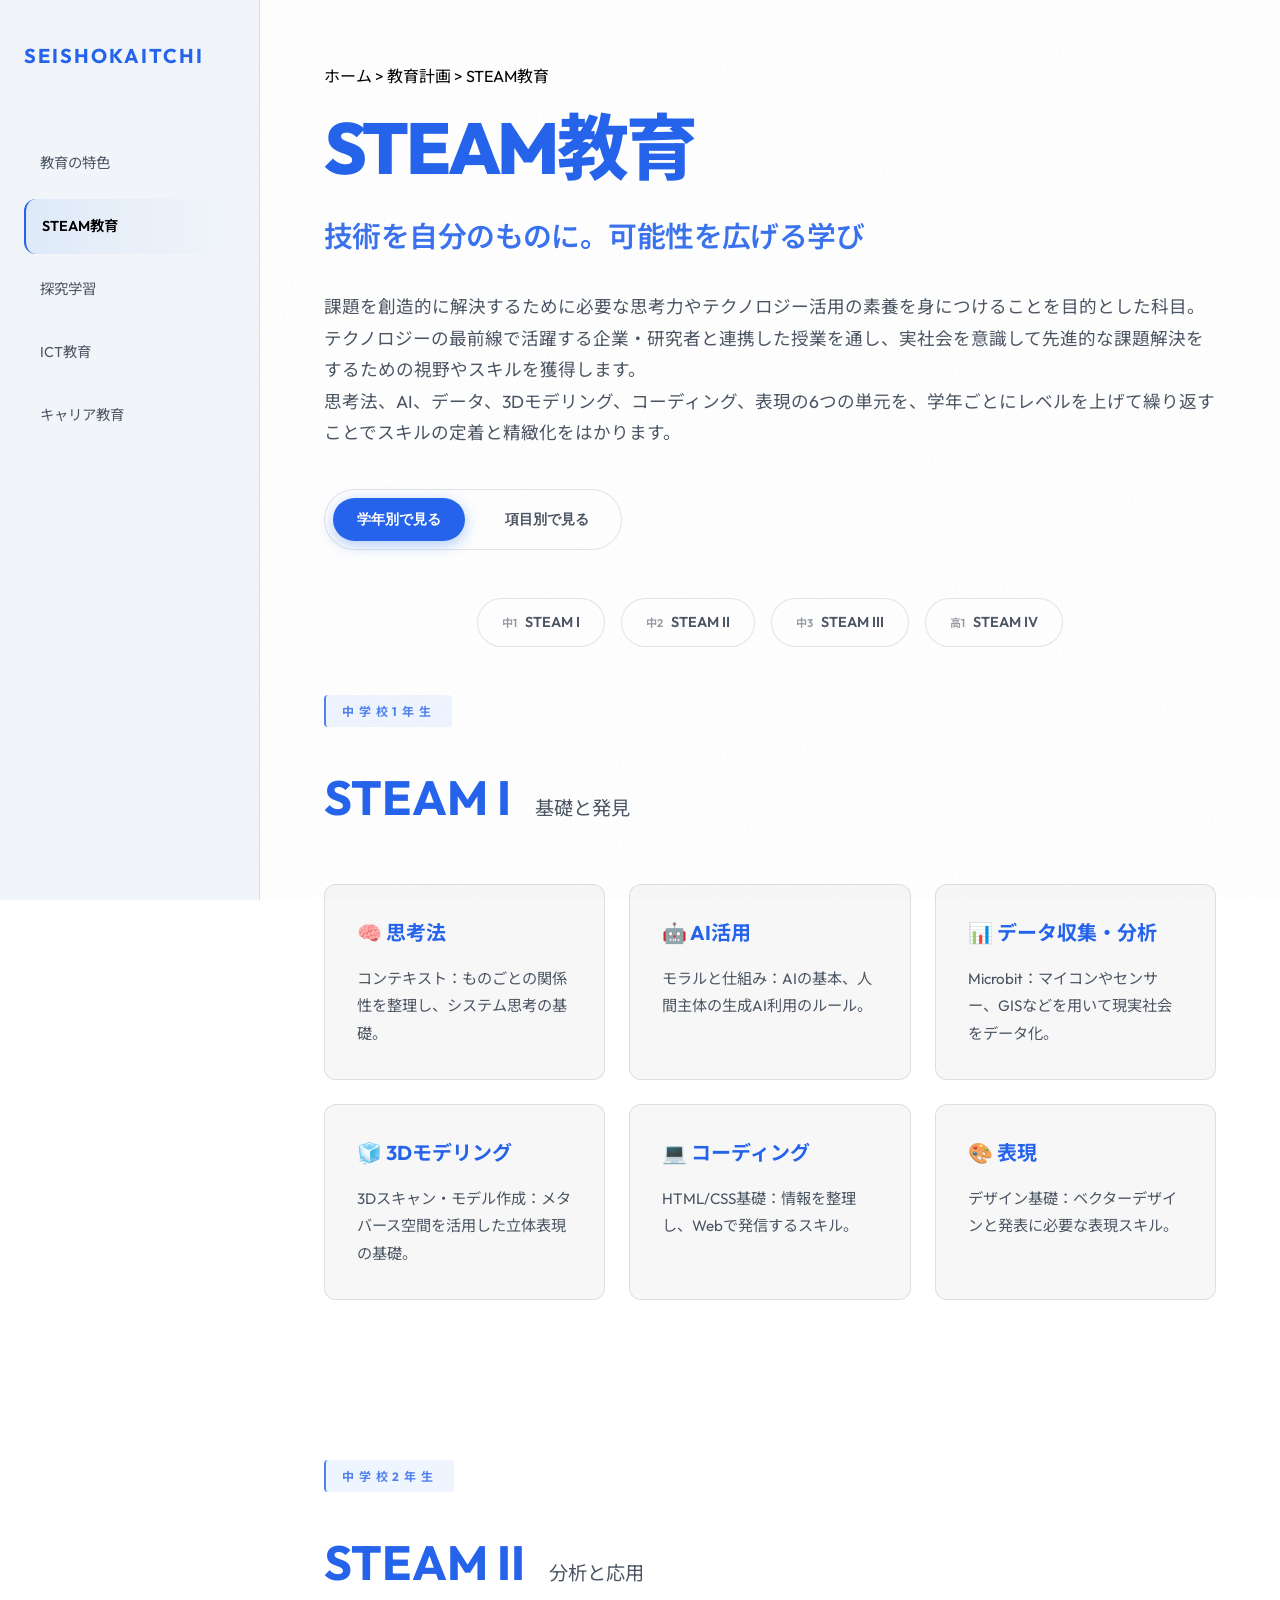
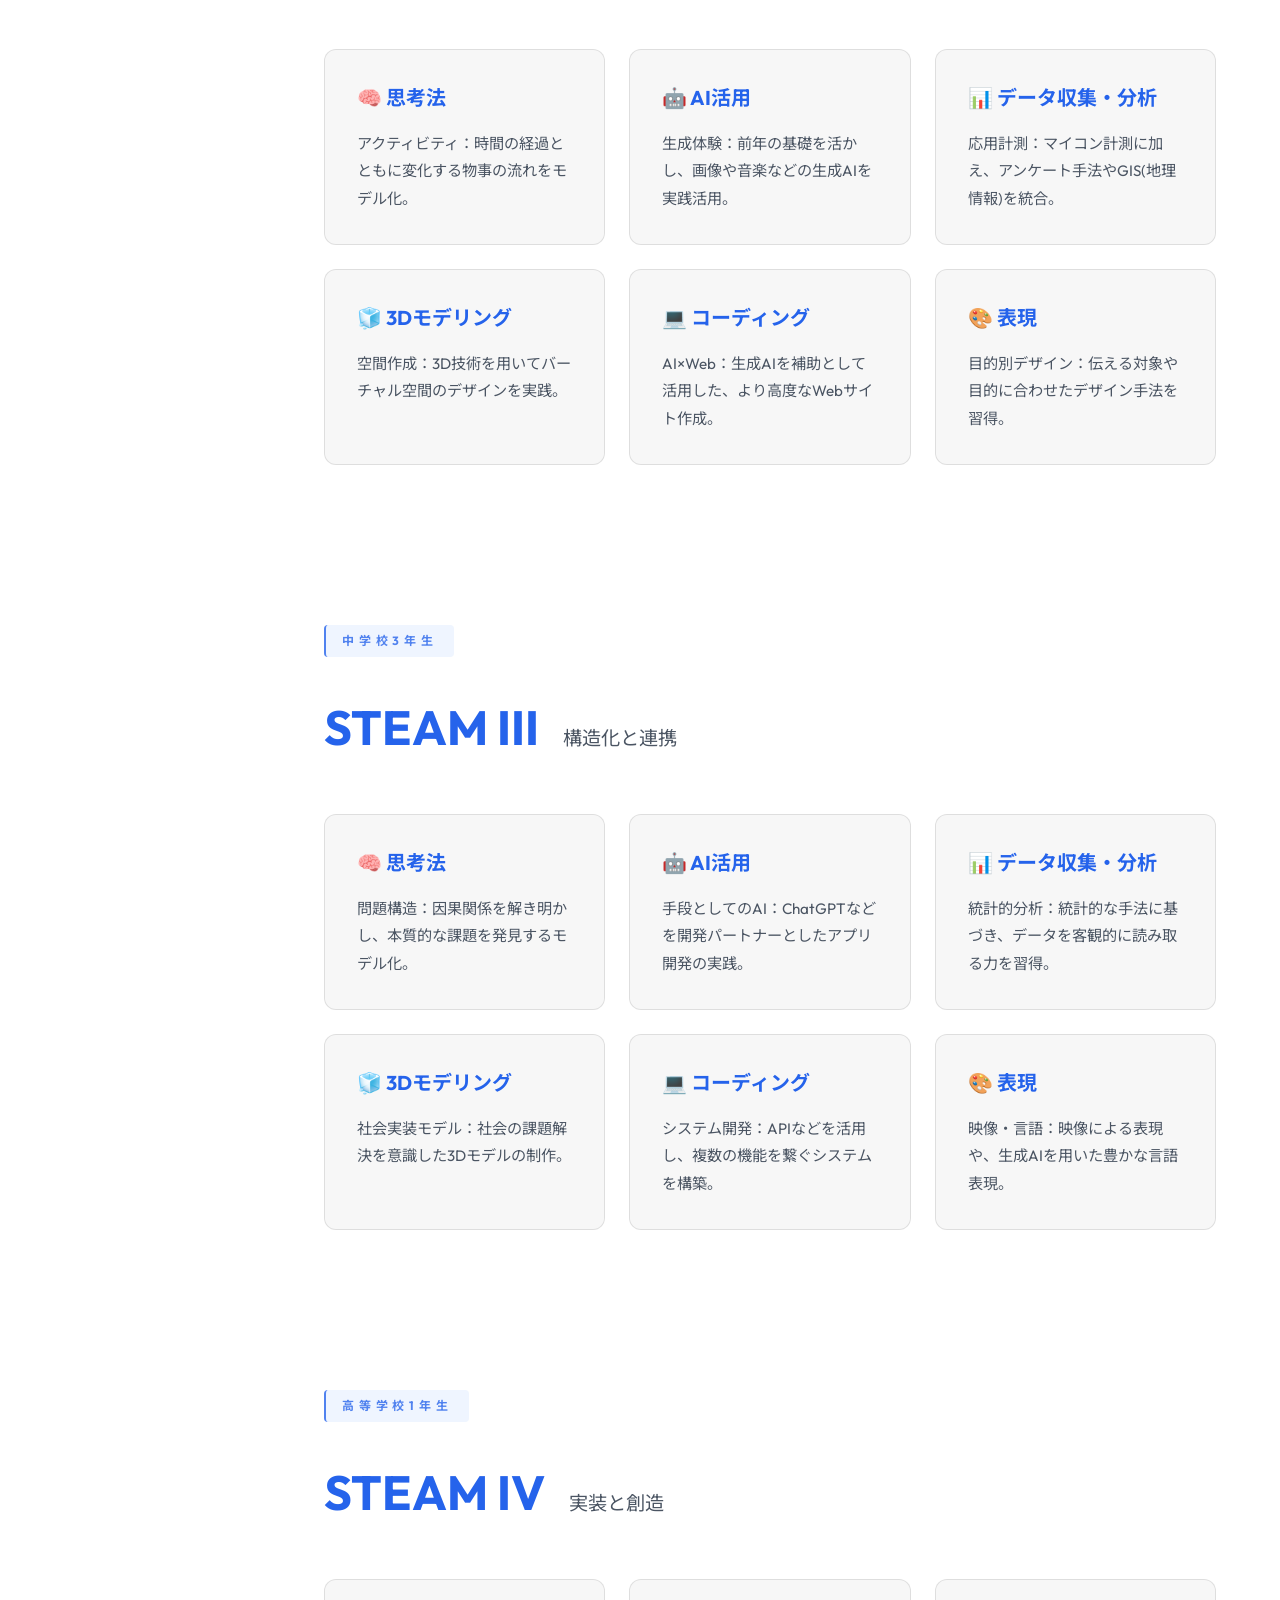
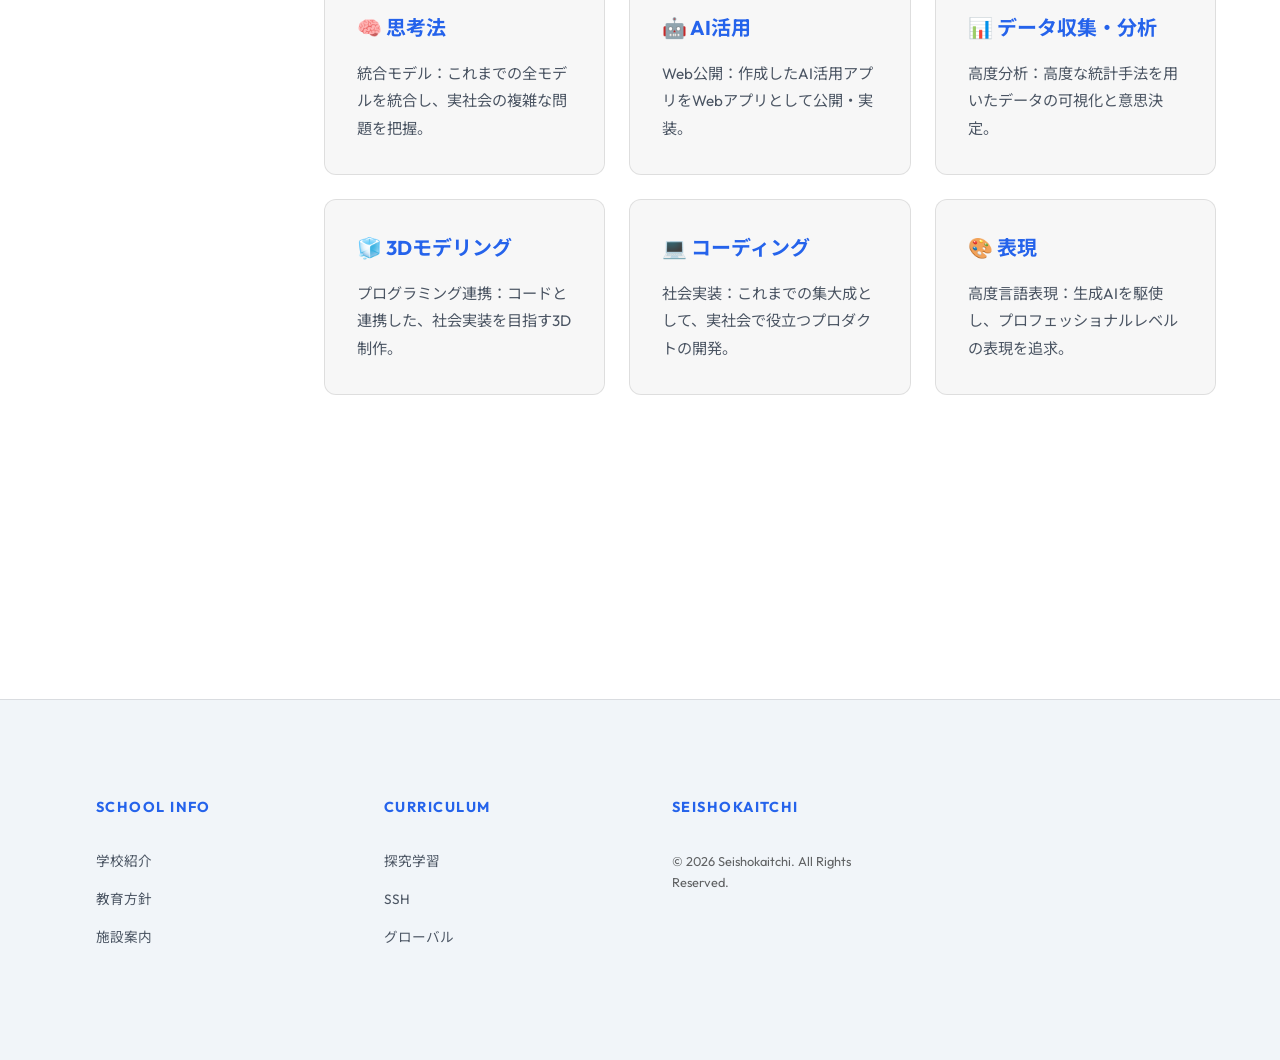
<file: index.html>
<!DOCTYPE html>
<html lang="ja">

<head>
    <meta charset="UTF-8">
    <meta name="viewport" content="width=device-width, initial-scale=1.0">
    <title>STEAM教育 | 青翔開智中学校・高等学校</title>
    <link rel="stylesheet" href="styles.css">
    <link rel="preconnect" href="https://fonts.googleapis.com">
    <link rel="preconnect" href="https://fonts.gstatic.com" crossorigin>
    <link
        href="https://fonts.googleapis.com/css2?family=Outfit:wght@300;400;600;700&family=Noto+Sans+JP:wght@300;400;700&display=swap"
        rel="stylesheet">
</head>

<body>
    <div class="bg-wrapper"></div>

    <div class="app-container">
        <!-- Sidebar Navigation -->
        <aside class="sidebar">
            <div class="sidebar-logo">SEISHOKAITCHI</div>
            <nav>
                <ul class="sidebar-nav">
                    <li class="sidebar-nav-item">教育の特色</li>
                    <li class="sidebar-nav-item active">STEAM教育</li>
                    <li class="sidebar-nav-item">探究学習</li>
                    <li class="sidebar-nav-item">ICT教育</li>
                    <li class="sidebar-nav-item">キャリア教育</li>
                </ul>
            </nav>
        </aside>

        <!-- Main Content Area -->
        <main class="main-content">
            <header class="hero">
                <nav class="breadcrumb">ホーム > 教育計画 > STEAM教育</nav>
                <h1 class="page-title">STEAM教育</h1>
                <p class="hero-subtitle">技術を自分のものに。可能性を広げる学び</p>
                <p class="hero-description">
                    課題を創造的に解決するために必要な思考力やテクノロジー活用の素養を身につけることを目的とした科目。<br>
                    テクノロジーの最前線で活躍する企業・研究者と連携した授業を通し、実社会を意識して先進的な課題解決をするための視野やスキルを獲得します。<br>
                    思考法、AI、データ、3Dモデリング、コーディング、表現の6つの単元を、学年ごとにレベルを上げて繰り返すことでスキルの定着と精緻化をはかります。
                </p>

                <!-- View Switcher -->
                <div class="view-switcher">
                    <button class="switcher-btn active" data-view="grade">学年別で見る</button>
                    <button class="switcher-btn" data-view="category">項目別で見る</button>
                </div>
            </header>

            <!-- Grade View (Linear Sections) -->
            <div id="grade-view" class="view-content active">
                <nav class="grade-nav">
                    <a href="#steam-1" class="grade-nav-item"><span>中1</span>STEAM I</a>
                    <a href="#steam-2" class="grade-nav-item"><span>中2</span>STEAM II</a>
                    <a href="#steam-3" class="grade-nav-item"><span>中3</span>STEAM III</a>
                    <a href="#steam-4" class="grade-nav-item"><span>高1</span>STEAM IV</a>
                </nav>

                <section id="steam-1" class="steam-section">
                    <div class="section-badge">中学校1年生</div>
                    <h2 class="section-title">STEAM I<span>基礎と発見</span></h2>
                    <div class="section-grid">
                        <div class="steam-card">
                            <h3>🧠 思考法</h3>
                            <p>コンテキスト：ものごとの関係性を整理し、システム思考の基礎。</p>
                        </div>
                        <div class="steam-card">
                            <h3>🤖 AI活用</h3>
                            <p>モラルと仕組み：AIの基本、人間主体の生成AI利用のルール。</p>
                        </div>
                        <div class="steam-card">
                            <h3>📊 データ収集・分析</h3>
                            <p>Microbit：マイコンやセンサー、GISなどを用いて現実社会をデータ化。</p>
                        </div>
                        <div class="steam-card">
                            <h3>🧊 3Dモデリング</h3>
                            <p>3Dスキャン・モデル作成：メタバース空間を活用した立体表現の基礎。</p>
                        </div>
                        <div class="steam-card">
                            <h3>💻 コーディング</h3>
                            <p>HTML/CSS基礎：情報を整理し、Webで発信するスキル。</p>
                        </div>
                        <div class="steam-card">
                            <h3>🎨 表現</h3>
                            <p>デザイン基礎：ベクターデザインと発表に必要な表現スキル。</p>
                        </div>
                    </div>
                </section>

                <section id="steam-2" class="steam-section">
                    <div class="section-badge">中学校2年生</div>
                    <h2 class="section-title">STEAM II<span>分析と応用</span></h2>
                    <div class="section-grid">
                        <div class="steam-card">
                            <h3>🧠 思考法</h3>
                            <p>アクティビティ：時間の経過とともに変化する物事の流れをモデル化。</p>
                        </div>
                        <div class="steam-card">
                            <h3>🤖 AI活用</h3>
                            <p>生成体験：前年の基礎を活かし、画像や音楽などの生成AIを実践活用。</p>
                        </div>
                        <div class="steam-card">
                            <h3>📊 データ収集・分析</h3>
                            <p>応用計測：マイコン計測に加え、アンケート手法やGIS(地理情報)を統合。</p>
                        </div>
                        <div class="steam-card">
                            <h3>🧊 3Dモデリング</h3>
                            <p>空間作成：3D技術を用いてバーチャル空間のデザインを実践。</p>
                        </div>
                        <div class="steam-card">
                            <h3>💻 コーディング</h3>
                            <p>AI×Web：生成AIを補助として活用した、より高度なWebサイト作成。</p>
                        </div>
                        <div class="steam-card">
                            <h3>🎨 表現</h3>
                            <p>目的別デザイン：伝える対象や目的に合わせたデザイン手法を習得。</p>
                        </div>
                    </div>
                </section>

                <section id="steam-3" class="steam-section">
                    <div class="section-badge">中学校3年生</div>
                    <h2 class="section-title">STEAM III<span>構造化と連携</span></h2>
                    <div class="section-grid">
                        <div class="steam-card">
                            <h3>🧠 思考法</h3>
                            <p>問題構造：因果関係を解き明かし、本質的な課題を発見するモデル化。</p>
                        </div>
                        <div class="steam-card">
                            <h3>🤖 AI活用</h3>
                            <p>手段としてのAI：ChatGPTなどを開発パートナーとしたアプリ開発の実践。</p>
                        </div>
                        <div class="steam-card">
                            <h3>📊 データ収集・分析</h3>
                            <p>統計的分析：統計的な手法に基づき、データを客観的に読み取る力を習得。</p>
                        </div>
                        <div class="steam-card">
                            <h3>🧊 3Dモデリング</h3>
                            <p>社会実装モデル：社会の課題解決を意識した3Dモデルの制作。</p>
                        </div>
                        <div class="steam-card">
                            <h3>💻 コーディング</h3>
                            <p>システム開発：APIなどを活用し、複数の機能を繋ぐシステムを構築。</p>
                        </div>
                        <div class="steam-card">
                            <h3>🎨 表現</h3>
                            <p>映像・言語：映像による表現や、生成AIを用いた豊かな言語表現。</p>
                        </div>
                    </div>
                </section>

                <section id="steam-4" class="steam-section">
                    <div class="section-badge">高等学校1年生</div>
                    <h2 class="section-title">STEAM IV<span>実装と創造</span></h2>
                    <div class="section-grid">
                        <div class="steam-card">
                            <h3>🧠 思考法</h3>
                            <p>統合モデル：これまでの全モデルを統合し、実社会の複雑な問題を把握。</p>
                        </div>
                        <div class="steam-card">
                            <h3>🤖 AI活用</h3>
                            <p>Web公開：作成したAI活用アプリをWebアプリとして公開・実装。</p>
                        </div>
                        <div class="steam-card">
                            <h3>📊 データ収集・分析</h3>
                            <p>高度分析：高度な統計手法を用いたデータの可視化と意思決定。</p>
                        </div>
                        <div class="steam-card">
                            <h3>🧊 3Dモデリング</h3>
                            <p>プログラミング連携：コードと連携した、社会実装を目指す3D制作。</p>
                        </div>
                        <div class="steam-card">
                            <h3>💻 コーディング</h3>
                            <p>社会実装：これまでの集大成として、実社会で役立つプロダクトの開発。</p>
                        </div>
                        <div class="steam-card">
                            <h3>🎨 表現</h3>
                            <p>高度言語表現：生成AIを駆使し、プロフェッショナルレベルの表現を追求。</p>
                        </div>
                    </div>
                </section>
            </div>

            <!-- Category View (Linear Progression per Skill) -->
            <div id="category-view" class="view-content">
                <nav class="grade-nav category-nav">
                    <a href="#cat-thinking" class="grade-nav-item">思考法</a>
                    <a href="#cat-ai" class="grade-nav-item">AI</a>
                    <a href="#cat-data" class="grade-nav-item">データ収集・分析</a>
                    <a href="#cat-modeling" class="grade-nav-item">モデリング</a>
                    <a href="#cat-coding" class="grade-nav-item">コーディング</a>
                    <a href="#cat-expression" class="grade-nav-item">表現</a>
                </nav>

                <section id="cat-thinking" class="steam-section category-section">
                    <div class="section-badge">Thinking Method</div>
                    <h2 class="section-title">思考法<span>システム思考の段階的学習</span></h2>
                    <div class="section-layout">
                        <div class="progression-timeline">
                            <div class="timeline-step">
                                <div class="step-grade">中1</div>
                                <div class="step-body">
                                    <div class="step-content">
                                        <h3>コンテキスト</h3>
                                        <p>ものごとの境界と関係性を定義し、全体像を捉える基礎を学びます。</p>
                                    </div>
                                </div>
                            </div>
                            <div class="timeline-step">
                                <div class="step-grade">中2</div>
                                <div class="step-body">
                                    <div class="step-content">
                                        <h3>アクティビティ</h3>
                                        <p>時間の経過とともに変化するプロセスや情報の流れを可視化します。</p>
                                    </div>
                                </div>
                            </div>
                            <div class="timeline-step">
                                <div class="step-grade">中3</div>
                                <div class="step-body">
                                    <div class="step-content">
                                        <h3>問題構造</h3>
                                        <p>複雑な因果関係を解きほぐし、根本原因を特定する手法を習得します。</p>
                                    </div>
                                </div>
                            </div>
                            <div class="timeline-step highlight">
                                <div class="step-grade">高1</div>
                                <div class="step-body">
                                    <div class="step-content">
                                        <h3>統合モデルの活用</h3>
                                        <p>中1から中3のモデルを統合し、実社会の課題解決に向けた設計を行います。</p>
                                    </div>
                                </div>
                            </div>
                        </div>
                        <div class="section-sticky-image">
                            <div class="feature-image-placeholder" data-topic="thinking"></div>
                        </div>
                    </div>
                </section>

                <section id="cat-ai" class="steam-section category-section">
                    <div class="section-badge">AI</div>
                    <h2 class="section-title">AI活用<span>生成AIとの段階的な共創</span></h2>
                    <div class="section-layout">
                        <div class="progression-timeline">
                            <div class="timeline-step">
                                <div class="step-grade">中1</div>
                                <div class="step-body">
                                    <div class="step-content">
                                        <h3>モラルと仕組み</h3>
                                        <p>AIの基礎原理を学び、人間語主体の生成AI利用のルールを理解します。</p>
                                    </div>
                                </div>
                            </div>
                            <div class="timeline-step">
                                <div class="step-grade">中2</div>
                                <div class="step-body">
                                    <div class="step-content">
                                        <h3>生成体験（画像・音楽）</h3>
                                        <p>様々な生成AIを用い、画像や音楽、テキストなどを実際に作成します。</p>
                                    </div>
                                </div>
                            </div>
                            <div class="timeline-step">
                                <div class="step-grade">中3</div>
                                <div class="step-body">
                                    <div class="step-content">
                                        <h3>手段としての生成AI</h3>
                                        <p>開発パートナーとしてAIを活用し、アプリ開発の効率と質を高めます。</p>
                                    </div>
                                </div>
                            </div>
                            <div class="timeline-step highlight">
                                <div class="step-grade">高1</div>
                                <div class="step-body">
                                    <div class="step-content">
                                        <h3>Webアプリ公開</h3>
                                        <p>AIを活用して作成したシステムをWebアプリ形式で社会に公開します。</p>
                                    </div>
                                </div>
                            </div>
                        </div>
                        <div class="section-sticky-image">
                            <div class="feature-image-placeholder" data-topic="ai"></div>
                        </div>
                    </div>
                </section>

                <section id="cat-data" class="steam-section category-section">
                    <div class="section-badge">Data Science</div>
                    <h2 class="section-title">データ収集・分析<span>分析・可視化・判断の習得</span></h2>
                    <div class="section-layout">
                        <div class="progression-timeline">
                            <div class="timeline-step">
                                <div class="step-grade">中1</div>
                                <div class="step-body">
                                    <div class="step-content">
                                        <h3>Microbitとマイコン基礎</h3>
                                        <p>センサーを用いた計測の基礎を学び、現実世界をデジタルデータ化します。</p>
                                    </div>
                                </div>
                            </div>
                            <div class="timeline-step">
                                <div class="step-grade">中2</div>
                                <div class="step-body">
                                    <div class="step-content">
                                        <h3>プログラミングとGIS</h3>
                                        <p>マイコン計測に加え、アンケート手法やGIS（地理情報）を用いた分析を学びます。</p>
                                    </div>
                                </div>
                            </div>
                            <div class="timeline-step">
                                <div class="step-grade">中3</div>
                                <div class="step-body">
                                    <div class="step-content">
                                        <h3>統計的なデータ読解</h3>
                                        <p>統計的手法（代表値や相関など）に基づき、客観的にデータを分析します。</p>
                                    </div>
                                </div>
                            </div>
                            <div class="timeline-step highlight">
                                <div class="step-grade">高1</div>
                                <div class="step-body">
                                    <div class="step-content">
                                        <h3>高度な統計分析と可視化</h3>
                                        <p>より高度な統計手法を用い、多角的なデータビジュアライゼーションを実践します。</p>
                                    </div>
                                </div>
                            </div>
                        </div>
                        <div class="section-sticky-image">
                            <div class="feature-image-placeholder" data-topic="data"></div>
                        </div>
                    </div>
                </section>

                <section id="cat-modeling" class="steam-section category-section">
                    <div class="section-badge">3D Modeling</div>
                    <h2 class="section-title">3Dモデリング<span>空間とプロダクトの高度な表現</span></h2>
                    <div class="section-layout">
                        <div class="progression-timeline">
                            <div class="timeline-step">
                                <div class="step-grade">中1</div>
                                <div class="step-body">
                                    <div class="step-content">
                                        <h3>3Dスキャンとメタバース</h3>
                                        <p>現実の物体をスキャンし、メタバース空間で活用する基礎を習得します。</p>
                                    </div>
                                </div>
                            </div>
                            <div class="timeline-step">
                                <div class="step-grade">中2</div>
                                <div class="step-body">
                                    <div class="step-content">
                                        <h3>3D空間作成</h3>
                                        <p>3Dモデリングソフトを用い、オリジナルの仮想空間をデザインします。</p>
                                    </div>
                                </div>
                            </div>
                            <div class="timeline-step">
                                <div class="step-grade">中3</div>
                                <div class="step-body">
                                    <div class="step-content">
                                        <h3>社会実装モデルの制作</h3>
                                        <p>単なる形作りではなく、社会での実用を意識したプロダクトを設計します。</p>
                                    </div>
                                </div>
                            </div>
                            <div class="timeline-step highlight">
                                <div class="step-grade">高1</div>
                                <div class="step-body">
                                    <div class="step-content">
                                        <h3>プログラミング連携と社会実装</h3>
                                        <p>コードによる制御と3Dモデルを組み合わせ、実社会への導入を目指します。</p>
                                    </div>
                                </div>
                            </div>
                        </div>
                        <div class="section-sticky-image">
                            <div class="feature-image-placeholder" data-topic="modeling"></div>
                        </div>
                    </div>
                </section>

                <section id="cat-coding" class="steam-section category-section">
                    <div class="section-badge">Coding</div>
                    <h2 class="section-title">コーディング<span>身近な課題を解決するアプリ開発</span></h2>
                    <div class="section-layout">
                        <div class="progression-timeline">
                            <div class="timeline-step">
                                <div class="step-grade">中1</div>
                                <div class="step-body">
                                    <div class="step-content">
                                        <h3>HTML/CSS基礎</h3>
                                        <p>Webサイトの基本構造を学び、静的なページ制作のスキルを習得します。</p>
                                    </div>
                                </div>
                            </div>
                            <div class="timeline-step">
                                <div class="step-grade">中2</div>
                                <div class="step-body">
                                    <div class="step-content">
                                        <h3>生成AIを用いたWeb制作</h3>
                                        <p>AIの能力を補助として使い、よりダイナミックで実用的なサイトを作成します。</p>
                                    </div>
                                </div>
                            </div>
                            <div class="timeline-step">
                                <div class="step-grade">中3</div>
                                <div class="step-body">
                                    <div class="step-content">
                                        <h3>APIとシステム構築</h3>
                                        <p>外部APIを活用し、情報を自動で取得・処理する本格的なシステムを学びます。</p>
                                    </div>
                                </div>
                            </div>
                            <div class="timeline-step highlight">
                                <div class="step-grade">高1</div>
                                <div class="step-body">
                                    <div class="step-content">
                                        <h3>集大成としての社会実装</h3>
                                        <p>これまでの全技術を使い、社会の課題を解決するプロダクトを完成させます。</p>
                                    </div>
                                </div>
                            </div>
                        </div>
                        <div class="section-sticky-image">
                            <div class="feature-image-placeholder" data-topic="coding"></div>
                        </div>
                    </div>
                </section>

                <section id="cat-expression" class="steam-section category-section">
                    <div class="section-badge">Creative Expression</div>
                    <h2 class="section-title">表現<span>良さを伝えるデザインスキル</span></h2>
                    <div class="section-layout">
                        <div class="progression-timeline">
                            <div class="timeline-step">
                                <div class="step-grade">中1</div>
                                <div class="step-body">
                                    <div class="step-content">
                                        <h3>ベクターデザインと発表基礎</h3>
                                        <p>イラスト制作の基礎と、人に伝えるための発表スキルの土台を作ります。</p>
                                    </div>
                                </div>
                            </div>
                            <div class="timeline-step">
                                <div class="step-grade">中2</div>
                                <div class="step-body">
                                    <div class="step-content">
                                        <h3>目的別デザイン手法</h3>
                                        <p>「誰に」「何を」伝えるかに合わせ、目的に叶ったデザインを追求します。</p>
                                    </div>
                                </div>
                            </div>
                            <div class="timeline-step">
                                <div class="step-grade">中3</div>
                                <div class="step-body">
                                    <div class="step-content">
                                        <h3>映像とAI言語表現</h3>
                                        <p>映像メディアの活用と、AIを用いた豊かな言語化スキルを磨きます。</p>
                                    </div>
                                </div>
                            </div>
                            <div class="timeline-step highlight">
                                <div class="step-grade">高1</div>
                                <div class="step-body">
                                    <div class="step-content">
                                        <h3>高度な生成AI活用表現</h3>
                                        <p>生成AIを駆使し、プロフェッショナルな品質の成果物と表現を目指します。</p>
                                    </div>
                                </div>
                            </div>
                        </div>
                        <div class="section-sticky-image">
                            <div class="feature-image-placeholder" data-topic="expression"></div>
                        </div>
                    </div>
                </section>
            </div>
        </main>
    </div>

    <footer class="footer">
        <div class="footer-grid">
            <div class="footer-col">
                <h5>School Info</h5>
                <ul class="footer-links">
                    <li>学校紹介</li>
                    <li>教育方針</li>
                    <li>施設案内</li>
                </ul>
            </div>
            <div class="footer-col">
                <h5>Curriculum</h5>
                <ul class="footer-links">
                    <li>探究学習</li>
                    <li>SSH</li>
                    <li>グローバル</li>
                </ul>
            </div>
            <div class="footer-col">
                <h5>SEISHOKAITCHI</h5>
                <p style="font-size: 0.8rem; opacity: 0.6; margin-top: 1rem;">© 2026 Seishokaitchi. All Rights Reserved.
                </p>
            </div>
        </div>
    </footer>

    <script src="main.js"></script>
</body>

</html>
</file>
<file: styles.css>
:root {
    --primary: #f8fafc;
    --accent-1: #2563eb;
    /* Pro Blue */
    --accent-2: #7c3aed;
    --accent-3: #db2777;
    --text-main: #000000;
    --text-muted: #4b5563;
    --glass-bg: rgba(0, 0, 0, 0.03);
    --glass-border: rgba(0, 0, 0, 0.1);
    --sidebar-width: 260px;
    --radius: 12px;
    --shadow: 0 10px 30px -5px rgba(0, 0, 0, 0.1);
    --transition: all 0.4s cubic-bezier(0.16, 1, 0.3, 1);
}

* {
    margin: 0;
    padding: 0;
    box-sizing: border-box;
    -webkit-font-smoothing: antialiased;
}

body {
    font-family: 'Outfit', 'Noto Sans JP', sans-serif;
    background-color: #ffffff;
    color: var(--text-main);
    line-height: 1.6;
    overflow-x: hidden;
}

/* Background Wrapper */
.bg-wrapper {
    position: fixed;
    top: 0;
    left: 0;
    width: 100%;
    height: 100%;
    z-index: -1;
    background: #ffffff;
}

.bg-wrapper::after {
    content: '';
    position: absolute;
    top: 0;
    left: 0;
    width: 100%;
    height: 100%;
    background-image: url("data:image/svg+xml,%3Csvg viewBox='0 0 400 400' xmlns='http://www.w3.org/2000/svg'%3E%3Cfilter id='noiseFilter'%3E%3CfeTurbulence type='fractalNoise' baseFrequency='0.65' numOctaves='3' stitchTiles='stitch'/%3E%3C/filter%3E%3Crect width='100%25' height='100%25' filter='url(%23noiseFilter)'/%3E%3C/svg%3E");
    opacity: 0.05;
    pointer-events: none;
}

/* Layout */
.app-container {
    display: flex;
    min-height: 100vh;
}

/* Sidebar */
.sidebar {
    width: var(--sidebar-width);
    background: #f1f5f9;
    border-right: 1px solid var(--glass-border);
    padding: 2.5rem 1.5rem;
    position: sticky;
    top: 0;
    height: 100vh;
    display: flex;
    flex-direction: column;
}

.sidebar-logo {
    font-size: 1.25rem;
    font-weight: 700;
    letter-spacing: 0.1em;
    color: var(--accent-1);
    margin-bottom: 4rem;
    text-transform: uppercase;
}

.sidebar-nav {
    list-style: none;
}

.sidebar-nav-item {
    padding: 1rem;
    font-size: 0.9rem;
    color: var(--text-muted);
    cursor: pointer;
    transition: var(--transition);
    border-radius: var(--radius);
    margin-bottom: 0.5rem;
}

.sidebar-nav-item:hover {
    color: var(--text-main);
    background: var(--glass-bg);
    transform: translateX(5px);
}

.sidebar-nav-item.active {
    color: var(--text-main);
    background: linear-gradient(90deg, rgba(59, 130, 246, 0.1), transparent);
    border-left: 2px solid var(--accent-1);
    font-weight: 600;
}

/* Main Content Layout */
.main-content {
    flex: 1;
    padding: 4rem;
    max-width: 1200px;
    margin: 0 auto;
}

.page-title {
    font-size: 4.5rem;
    font-weight: 800;
    margin-bottom: 0.5rem;
    color: var(--accent-1);
    letter-spacing: -0.04em;
}

.hero-subtitle {
    font-size: 1.8rem;
    font-weight: 600;
    color: var(--accent-1);
    margin-bottom: 2rem;
    letter-spacing: -0.02em;
    opacity: 0.9;
}

.hero-description {
    max-width: 900px;
    color: var(--text-muted);
    font-size: 1.1rem;
    line-height: 1.8;
}

/* View Switcher */
.view-switcher {
    display: flex;
    gap: 1rem;
    margin-top: 2.5rem;
    background: rgba(255, 255, 255, 0.03);
    padding: 0.5rem;
    border-radius: 100px;
    width: fit-content;
    border: 1px solid var(--glass-border);
}

.switcher-btn {
    background: none;
    border: none;
    color: var(--text-muted);
    padding: 0.75rem 1.5rem;
    font-size: 0.9rem;
    font-weight: 600;
    cursor: pointer;
    border-radius: 100px;
    transition: var(--transition);
}

.switcher-btn:hover {
    color: var(--text-main);
}

.switcher-btn.active {
    background: var(--accent-1);
    color: white;
    box-shadow: 0 4px 15px rgba(59, 130, 246, 0.4);
}

/* View Content Visibility */
.view-content {
    display: none;
    opacity: 0;
    transform: translateY(20px);
    transition: all 0.5s ease;
}

.view-content.active {
    display: block;
    opacity: 1;
    transform: translateY(0);
}

/* Section Layout for Category View */
.section-layout {
    display: flex;
    gap: 4rem;
    align-items: flex-start;
}

.progression-timeline {
    flex: 1;
    position: relative;
    padding-left: 4rem;
    margin: 2rem 0;
}

.progression-timeline::before {
    content: '';
    position: absolute;
    left: 17px;
    top: 5px;
    bottom: 5px;
    width: 2px;
    background: linear-gradient(to bottom, var(--accent-1), rgba(59, 130, 246, 0.1));
}

.section-sticky-image {
    flex: 1;
    position: sticky;
    top: 8rem;
    height: 500px;
    border-radius: var(--radius);
    overflow: hidden;
    background: var(--glass-bg);
    border: 1px solid var(--glass-border);
}

.feature-image-placeholder {
    width: 100%;
    height: 100%;
    background-size: cover;
    background-position: center;
    transition: var(--transition);
    display: flex;
    align-items: center;
    justify-content: center;
    position: relative;
}

.feature-image-placeholder::after {
    content: attr(data-topic);
    text-transform: uppercase;
    letter-spacing: 0.5em;
    font-size: 0.8rem;
    color: var(--text-muted);
    opacity: 0.5;
}

.feature-image-placeholder:hover {
    transform: scale(1.05);
}

.feature-image-placeholder[data-topic="thinking"] {
    background: radial-gradient(circle at top left, var(--accent-1), transparent),
        radial-gradient(circle at bottom right, var(--accent-2), transparent),
        var(--primary);
}

.feature-image-placeholder[data-topic="ai"] {
    background: radial-gradient(circle at top right, var(--accent-2), transparent),
        radial-gradient(circle at bottom left, var(--accent-3), transparent),
        var(--primary);
}

.feature-image-placeholder[data-topic="data"] {
    background: linear-gradient(135deg, #1e293b 0%, #0f172a 100%);
    background-image: radial-gradient(var(--accent-1) 1px, transparent 1px);
    background-size: 20px 20px;
}

.feature-image-placeholder[data-topic="modeling"] {
    background: linear-gradient(45deg, var(--primary) 25%, transparent 25%),
        linear-gradient(-45deg, var(--primary) 25%, transparent 25%),
        linear-gradient(45deg, transparent 75%, var(--accent-1) 75%),
        linear-gradient(-45deg, transparent 75%, var(--accent-1) 75%);
    background-size: 40px 40px;
    background-color: #030712;
    opacity: 0.8;
}

.feature-image-placeholder[data-topic="coding"] {
    background: linear-gradient(to right, rgba(59, 130, 246, 0.2) 1px, transparent 1px),
        linear-gradient(to bottom, rgba(59, 130, 246, 0.2) 1px, transparent 1px);
    background-size: 30px 30px;
    background-color: var(--primary);
}

.feature-image-placeholder[data-topic="expression"] {
    background: conic-gradient(from 180deg at 50% 50%, var(--accent-1), var(--accent-2), var(--accent-3), var(--accent-1));
    filter: blur(40px);
    opacity: 0.5;
}

@media (max-width: 900px) {
    .section-layout {
        flex-direction: column;
    }

    .section-sticky-image {
        position: relative;
        top: 0;
        width: 100%;
        height: 300px;
        order: -1;
        /* Image on top for mobile */
        margin-bottom: 2rem;
    }
}

/* Timeline Step Adjustments */
.timeline-step {
    position: relative;
    margin-bottom: 5rem;
}

.step-grade {
    position: absolute;
    left: -4rem;
    top: 5px;
    width: 36px;
    height: 36px;
    background: var(--primary);
    border: 2px solid var(--accent-1);
    border-radius: 50%;
    display: flex;
    align-items: center;
    justify-content: center;
    font-size: 0.75rem;
    font-weight: 700;
    color: var(--accent-1);
    z-index: 2;
    box-shadow: 0 0 15px rgba(59, 130, 246, 0.3);
}

.step-body {
    display: flex;
    gap: 2.5rem;
    align-items: flex-start;
}

.step-content {
    flex: 1;
    background: var(--glass-bg);
    border: 1px solid var(--glass-border);
    padding: 2rem 2.5rem;
    border-radius: var(--radius);
    transition: var(--transition);
}

.step-content h3 {
    font-size: 1.2rem;
    margin-bottom: 0.5rem;
    color: var(--accent-1);
}

.step-content p {
    font-size: 1rem;
    color: var(--text-muted);
    line-height: 1.7;
}

.step-content:hover {
    background: rgba(255, 255, 255, 0.05);
    border-color: var(--accent-1);
    transform: translateX(10px);
}

/* Navigation Overrides */
.grade-nav {
    display: flex;
    justify-content: center;
    gap: 1rem;
    margin: 3rem 0;
    position: sticky;
    top: 2rem;
    z-index: 100;
}

.category-nav {
    flex-wrap: wrap;
}

.category-nav .grade-nav-item {
    font-size: 0.8rem;
    padding: 0.5rem 1rem;
}

.grade-nav-item {
    background: rgba(255, 255, 255, 0.05);
    backdrop-filter: blur(10px);
    border: 1px solid var(--glass-border);
    padding: 0.75rem 1.5rem;
    border-radius: 100px;
    color: var(--text-muted);
    text-decoration: none;
    font-size: 0.9rem;
    font-weight: 600;
    transition: var(--transition);
}

.grade-nav-item span {
    font-size: 0.7rem;
    margin-right: 0.5rem;
    opacity: 0.6;
}

.grade-nav-item:hover {
    background: var(--glass-bg);
    color: var(--text-main);
    border-color: var(--accent-1);
    transform: translateY(-2px);
}

/* STEAM Sections */
.steam-section {
    position: relative;
    padding-top: 4rem;
    margin-bottom: 10rem;
}

.section-badge {
    position: absolute;
    top: 0;
    left: 0;
    font-size: 0.75rem;
    text-transform: uppercase;
    letter-spacing: 0.4em;
    color: var(--accent-1);
    font-weight: 700;
    opacity: 0.8;
    background: rgba(59, 130, 246, 0.1);
    padding: 0.4rem 1rem;
    border-radius: 4px;
    border-left: 2px solid var(--accent-1);
}

.section-title {
    font-size: 3rem;
    margin-bottom: 3rem;
    display: flex;
    align-items: baseline;
    gap: 1.5rem;
    color: var(--accent-1);
}

.section-title span {
    font-size: 1.2rem;
    color: var(--text-muted);
    font-weight: 400;
}

.section-grid {
    display: grid;
    grid-template-columns: repeat(3, 1fr);
    gap: 1.5rem;
}

.steam-card {
    background: var(--glass-bg);
    border: 1px solid var(--glass-border);
    padding: 2rem;
    border-radius: var(--radius);
    transition: var(--transition);
    display: flex;
    flex-direction: column;
    justify-content: flex-start;
}

.steam-card h3 {
    font-size: 1.25rem;
    margin-bottom: 1rem;
    color: var(--accent-1);
    display: flex;
    align-items: center;
    gap: 0.75rem;
}

.steam-card p {
    font-size: 0.95rem;
    color: var(--text-muted);
    line-height: 1.8;
}

.steam-card:hover {
    background: rgba(255, 255, 255, 0.08);
    border-color: var(--accent-1);
    transform: translateY(-5px);
    box-shadow: 0 20px 40px -10px rgba(59, 130, 246, 0.2);
}

.steam-card.full-width {
    grid-column: span 2;
    background: linear-gradient(135deg, rgba(59, 130, 246, 0.1), rgba(139, 92, 246, 0.1));
    border-color: rgba(59, 130, 246, 0.3);
}

/* Footer Simulation */
.footer {
    background: #f1f5f9;
    border-top: 1px solid var(--glass-border);
    padding: 6rem;
    margin-top: 5rem;
}

.footer-grid {
    display: grid;
    grid-template-columns: repeat(4, 1fr);
    gap: 4rem;
}

.footer-col h5 {
    margin-bottom: 2rem;
    font-size: 0.9rem;
    color: var(--accent-1);
    text-transform: uppercase;
    letter-spacing: 0.1em;
}

.footer-links {
    list-style: none;
}

.footer-links li {
    margin-bottom: 1rem;
    font-size: 0.85rem;
    color: var(--text-muted);
    cursor: pointer;
    transition: var(--transition);
}

.footer-links li:hover {
    color: var(--accent-1);
}

@media (max-width: 1200px) {
    .main-content {
        padding: 4rem 2rem;
    }

    .matrix-row,
    .matrix-header {
        grid-template-columns: 140px repeat(4, 1fr);
        gap: 1rem;
    }
}

@media (max-width: 1024px) {
    .app-container {
        flex-direction: column;
    }

    .sidebar {
        width: 100%;
        height: auto;
        position: relative;
    }

    .main-content {
        padding: 2rem 1.5rem;
    }

    .steam-matrix-container {
        overflow-x: auto;
        padding-bottom: 1rem;
    }

    .matrix-row,
    .matrix-header {
        width: 1000px;
        /* Force scrollable matrix on tablets/mobile */
    }
}
</file>
